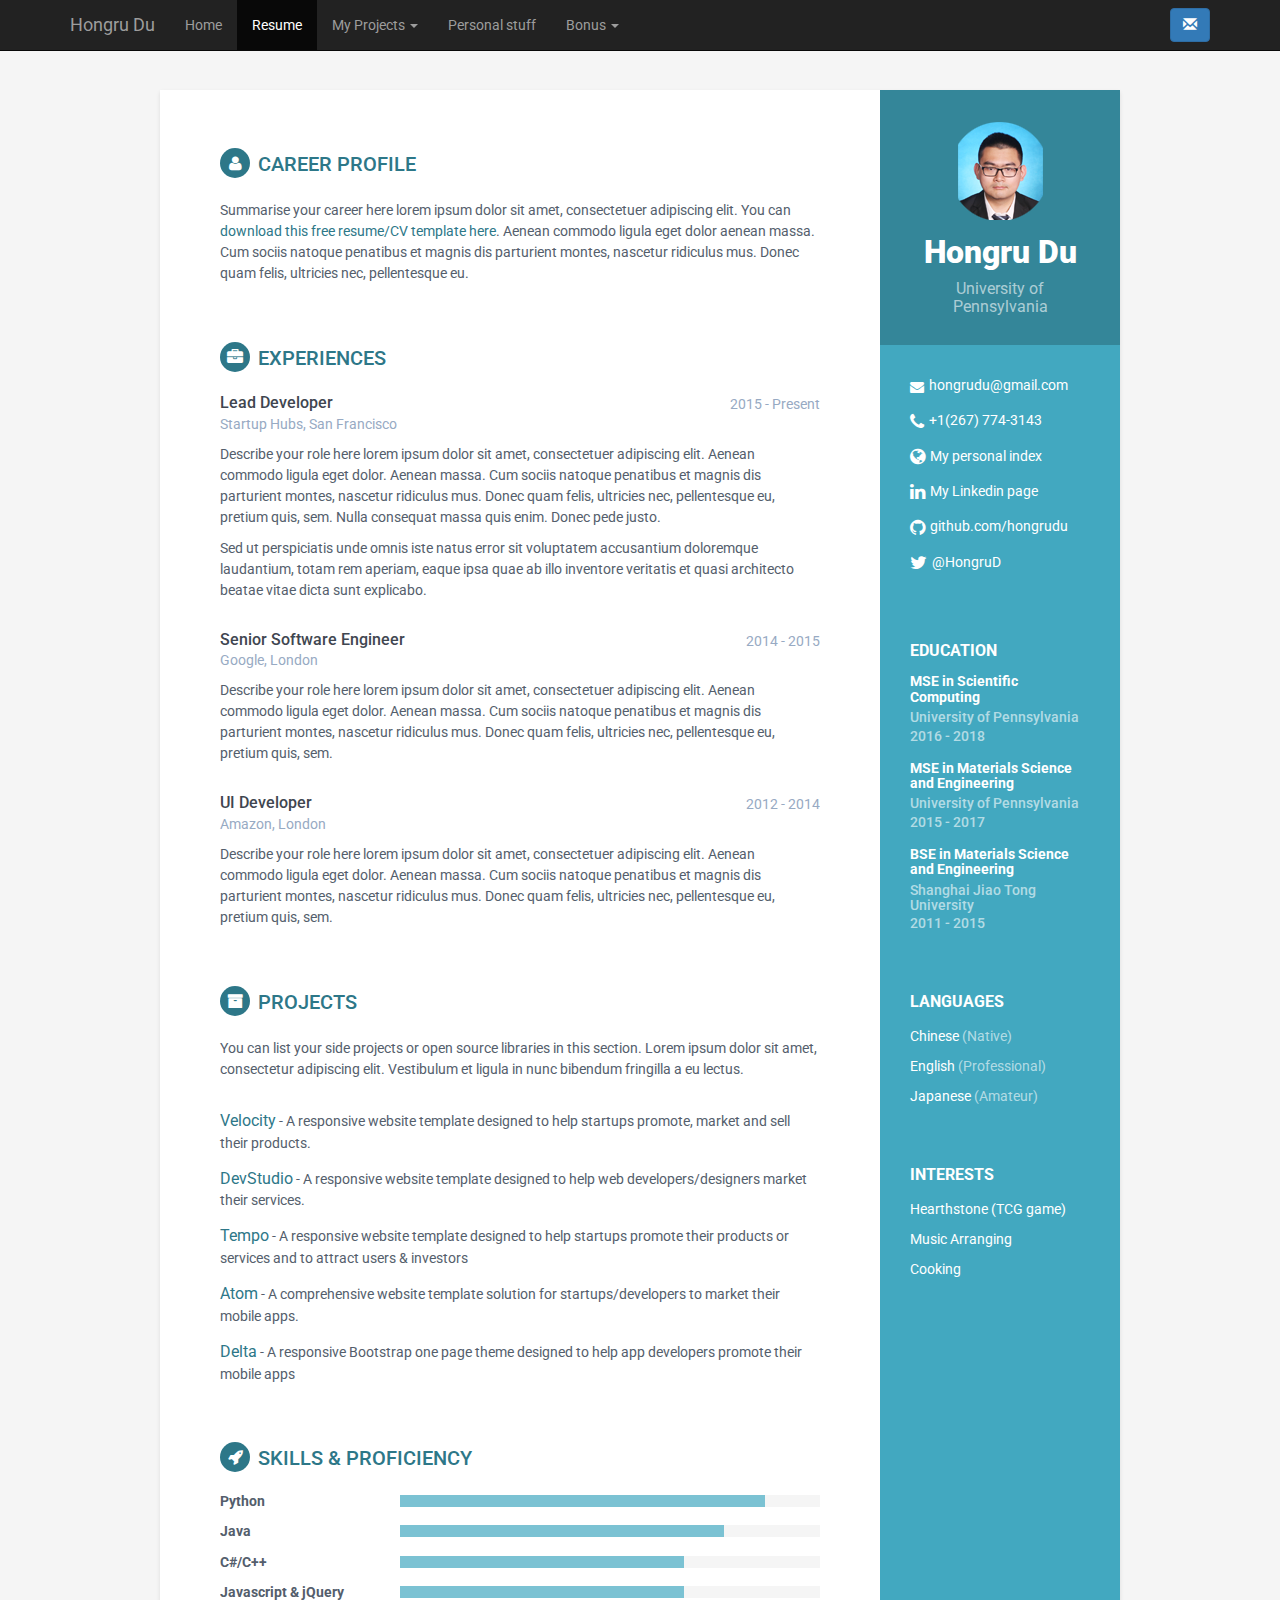
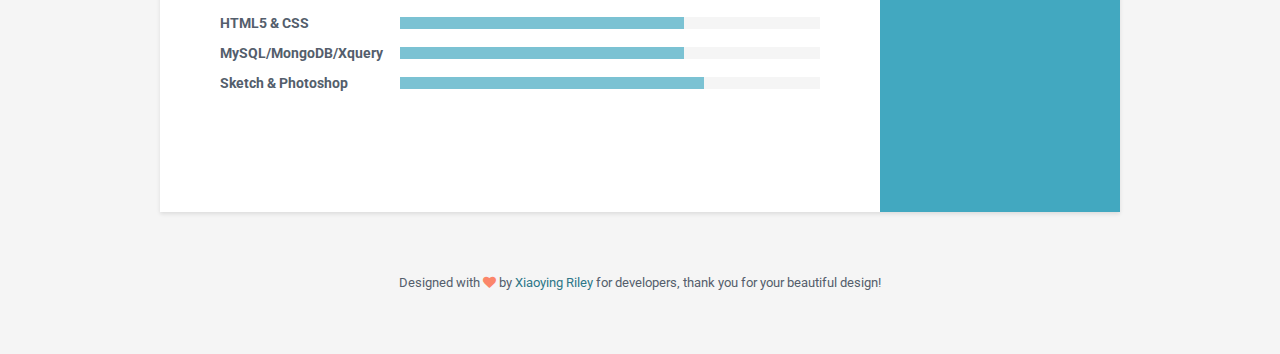
<file: hongruDu_resume.html>
<!DOCTYPE html>
<!--[if IE 8]> <html lang="en" class="ie8"> <![endif]-->  
<!--[if IE 9]> <html lang="en" class="ie9"> <![endif]-->  
<!--[if !IE]><!--> <html lang="en"> <!--<![endif]-->  
<head>
    <title>Hongru Du's Resume</title>
    <!-- Meta -->
    <meta charset="utf-8">
    <meta http-equiv="X-UA-Compatible" content="IE=edge">
    <meta name="viewport" content="width=device-width, initial-scale=1.0">
    <meta name="description" content="Responsive HTML5 Resume/CV Template for Developers">
    <meta name="author" content="Xiaoying Riley at 3rd Wave Media">    
    <link rel="icon" href="images/duck.png" type="image/png" sizes="16x16">
    <link href='https://fonts.googleapis.com/css?family=Roboto:400,500,400italic,300italic,300,500italic,700,700italic,900,900italic' rel='stylesheet' type='text/css'>
    <!-- Global CSS -->
    <link rel="stylesheet" href="assets/plugins/bootstrap/css/bootstrap.min.css">   
    <!-- Plugins CSS -->
    <link rel="stylesheet" href="assets/plugins/font-awesome/css/font-awesome.css">
    
    <!-- Theme CSS -->  
    <link id="theme-style" rel="stylesheet" href="assets/css/styles.css">
    <!-- HTML5 shim and Respond.js for IE8 support of HTML5 elements and media queries -->
    <!--[if lt IE 9]>
      <script src="https://oss.maxcdn.com/html5shiv/3.7.2/html5shiv.min.js"></script>
      <script src="https://oss.maxcdn.com/respond/1.4.2/respond.min.js"></script>
    <![endif]-->
</head> 

<body>
    <nav class="navbar navbar-inverse navbar-fixed-top">
      <div class="container">
        <div class="navbar-header">
          <button type="button" class="navbar-toggle collapsed" data-toggle="collapse" data-target="#navbar" aria-expanded="false" aria-controls="navbar">
            <span class="sr-only">Toggle navigation</span>
            <span class="icon-bar"></span>
            <span class="icon-bar"></span>
            <span class="icon-bar"></span>
          </button>
          <a class="navbar-brand" href="index.html">Hongru Du</a>
          
        </div>

        <div id="navbar" class="navbar-collapse collapse">
          <ul class="nav navbar-nav">
            <li><a href="index.html">Home</a></li>
            <li class="active"><a href="hongruDu_resume.html">Resume</a></li>
            <li class="dropdown">
              <a class="dropdown-toggle" data-toggle="dropdown" href="#">My Projects
              <span class="caret"></span></a>
              <ul class="dropdown-menu">
                <li><a href="#">High Entropy Alloy simulation</a></li>
                <li><a href="project2.html">PennCloud Service</a></li>
                <li><a class="disabled" href="#">Coming Soon...</a></li>
              </ul>
            </li>
            <li><a href="#">Personal stuff</a></li>
            <li class="dropdown">
              <a class="dropdown-toggle" data-toggle="dropdown" href="#">Bonus
              <span class="caret"></span></a>
              <ul class="dropdown-menu">
                <li><a href="#">Soul drawer Gru</a></li>
                <li><a href="#">A Capella director Dave</a></li>
                <li><a href="#">Coming Soon...</a></li>
              </ul>
            </li>
            <li><a href="#"></a></li>
            <li><a href="#"></a></li>
          </ul>
          <div class="navbar-form navbar-right">
            <!-- <div class="form-group">
              <input type="text" placeholder="Email" class="form-control">
            </div>
            <div class="form-group">
              <input type="password" placeholder="Password" class="form-control">
            </div> -->
            <a href="mailto:hongrudu@gmail.com" class="btn btn-primary"><span class="glyphicon glyphicon-envelope"></span></a>

          </div>
        </div><!--/.navbar-collapse -->
      </div>
    </nav>

    <br><br><br>

    <div class="wrapper">
        <div class="sidebar-wrapper">
            <div class="profile-container">
                <img class="profile" src="assets/images/profile.png" alt="" />
                <h1 class="name">Hongru Du</h1>
                <h3 class="tagline">University of Pennsylvania</h3>
            </div><!--//profile-container-->
            
            <div class="contact-container container-block">
                <ul class="list-unstyled contact-list">
                    <li class="email"><i class="fa fa-envelope"></i><a href="mailto: hongrudu@gmail.com">hongrudu@gmail.com</a></li>
                    <li class="phone"><i class="fa fa-phone"></i><a href="tel:+1 2677743143">+1(267) 774-3143</a></li>
                    <li class="website"><i class="fa fa-globe"></i><a href="https://hongrudu.github.io" target="_blank">My personal index</a></li>
                    <li class="linkedin"><i class="fa fa-linkedin"></i><a href="https://www.linkedin.com/in/hongru-du-31557299/" target="_blank">My Linkedin page</a></li>
                    <li class="github"><i class="fa fa-github"></i><a href="https://github.com/hongrudu" target="_blank">github.com/hongrudu</a></li>
                    <li class="twitter"><i class="fa fa-twitter"></i><a href="https://twitter.com/HongruD" target="_blank">@HongruD</a></li>
                </ul>
            </div><!--//contact-container-->
            <div class="education-container container-block">
                <h2 class="container-block-title">Education</h2>
                <div class="item">
                    <h4 class="degree">MSE in Scientific Computing</h4>
                    <h5 class="meta">University of Pennsylvania</h5>
                    <div class="time">2016 - 2018</div>
                </div><!--//item-->
                <div class="item">
                    <h4 class="degree">MSE in Materials Science and Engineering</h4>
                    <h5 class="meta">University of Pennsylvania</h5>
                    <div class="time">2015 - 2017</div>
                </div><!--//item-->
                <div class="item">
                    <h4 class="degree">BSE in Materials Science and Engineering</h4>
                    <h5 class="meta">Shanghai Jiao Tong University</h5>
                    <div class="time">2011 - 2015</div>
                </div><!--//item-->
            </div><!--//education-container-->
            
            <div class="languages-container container-block">
                <h2 class="container-block-title">Languages</h2>
                <ul class="list-unstyled interests-list">
                    <li>Chinese <span class="lang-desc">(Native)</span></li>
                    <li>English <span class="lang-desc">(Professional)</span></li>
                    <li>Japanese <span class="lang-desc">(Amateur)</span></li>
                </ul>
            </div><!--//interests-->
            
            <div class="interests-container container-block">
                <h2 class="container-block-title">Interests</h2>
                <ul class="list-unstyled interests-list">
                    <li>Hearthstone (TCG game)</li>
                    <li>Music Arranging</li>
                    <li>Cooking</li>
                </ul>
            </div><!--//interests-->
            
        </div><!--//sidebar-wrapper-->
        
        <div class="main-wrapper">
            
            <section class="section summary-section">
                <h2 class="section-title"><i class="fa fa-user"></i>Career Profile</h2>
                <div class="summary">
                    <p>Summarise your career here lorem ipsum dolor sit amet, consectetuer adipiscing elit. You can <a href="http://themes.3rdwavemedia.com/website-templates/orbit-free-resume-cv-template-for-developers/" target="_blank">download this free resume/CV template here</a>. Aenean commodo ligula eget dolor aenean massa. Cum sociis natoque penatibus et magnis dis parturient montes, nascetur ridiculus mus. Donec quam felis, ultricies nec, pellentesque eu.</p>
                </div><!--//summary-->
            </section><!--//section-->
            
            <section class="section experiences-section">
                <h2 class="section-title"><i class="fa fa-briefcase"></i>Experiences</h2>
                
                <div class="item">
                    <div class="meta">
                        <div class="upper-row">
                            <h3 class="job-title">Lead Developer</h3>
                            <div class="time">2015 - Present</div>
                        </div><!--//upper-row-->
                        <div class="company">Startup Hubs, San Francisco</div>
                    </div><!--//meta-->
                    <div class="details">
                        <p>Describe your role here lorem ipsum dolor sit amet, consectetuer adipiscing elit. Aenean commodo ligula eget dolor. Aenean massa. Cum sociis natoque penatibus et magnis dis parturient montes, nascetur ridiculus mus. Donec quam felis, ultricies nec, pellentesque eu, pretium quis, sem. Nulla consequat massa quis enim. Donec pede justo.</p>  
                        <p>Sed ut perspiciatis unde omnis iste natus error sit voluptatem accusantium doloremque laudantium, totam rem aperiam, eaque ipsa quae ab illo inventore veritatis et quasi architecto beatae vitae dicta sunt explicabo. </p>
                    </div><!--//details-->
                </div><!--//item-->
                
                <div class="item">
                    <div class="meta">
                        <div class="upper-row">
                            <h3 class="job-title">Senior Software Engineer</h3>
                            <div class="time">2014 - 2015</div>
                        </div><!--//upper-row-->
                        <div class="company">Google, London</div>
                    </div><!--//meta-->
                    <div class="details">
                        <p>Describe your role here lorem ipsum dolor sit amet, consectetuer adipiscing elit. Aenean commodo ligula eget dolor. Aenean massa. Cum sociis natoque penatibus et magnis dis parturient montes, nascetur ridiculus mus. Donec quam felis, ultricies nec, pellentesque eu, pretium quis, sem.</p>  
                        
                    </div><!--//details-->
                </div><!--//item-->
                
                <div class="item">
                    <div class="meta">
                        <div class="upper-row">
                            <h3 class="job-title">UI Developer</h3>
                            <div class="time">2012 - 2014</div>
                        </div><!--//upper-row-->
                        <div class="company">Amazon, London</div>
                    </div><!--//meta-->
                    <div class="details">
                        <p>Describe your role here lorem ipsum dolor sit amet, consectetuer adipiscing elit. Aenean commodo ligula eget dolor. Aenean massa. Cum sociis natoque penatibus et magnis dis parturient montes, nascetur ridiculus mus. Donec quam felis, ultricies nec, pellentesque eu, pretium quis, sem.</p>  
                    </div><!--//details-->
                </div><!--//item-->
                
            </section><!--//section-->
            
            <section class="section projects-section">
                <h2 class="section-title"><i class="fa fa-archive"></i>Projects</h2>
                <div class="intro">
                    <p>You can list your side projects or open source libraries in this section. Lorem ipsum dolor sit amet, consectetur adipiscing elit. Vestibulum et ligula in nunc bibendum fringilla a eu lectus.</p>
                </div><!--//intro-->
                <div class="item">
                    <span class="project-title"><a href="#hook">Velocity</a></span> - <span class="project-tagline">A responsive website template designed to help startups promote, market and sell their products.</span>
                    
                </div><!--//item-->
                <div class="item">
                    <span class="project-title"><a href="http://themes.3rdwavemedia.com/website-templates/responsive-bootstrap-theme-web-development-agencies-devstudio/" target="_blank">DevStudio</a></span> - 
                    <span class="project-tagline">A responsive website template designed to help web developers/designers market their services. </span>
                </div><!--//item-->
                <div class="item">
                    <span class="project-title"><a href="http://themes.3rdwavemedia.com/website-templates/responsive-bootstrap-theme-for-startups-tempo/" target="_blank">Tempo</a></span> - <span class="project-tagline">A responsive website template designed to help startups promote their products or services and to attract users &amp; investors</span>
                </div><!--//item-->
                <div class="item">
                    <span class="project-title"><a href="hhttp://themes.3rdwavemedia.com/website-templates/responsive-bootstrap-theme-mobile-apps-atom/" target="_blank">Atom</a></span> - <span class="project-tagline">A comprehensive website template solution for startups/developers to market their mobile apps. </span>
                </div><!--//item-->
                <div class="item">
                    <span class="project-title"><a href="http://themes.3rdwavemedia.com/website-templates/responsive-bootstrap-theme-for-mobile-apps-delta/" target="_blank">Delta</a></span> - <span class="project-tagline">A responsive Bootstrap one page theme designed to help app developers promote their mobile apps</span>
                </div><!--//item-->
            </section><!--//section-->
            
            <section class="skills-section section">
                <h2 class="section-title"><i class="fa fa-rocket"></i>Skills &amp; Proficiency</h2>
                <div class="skillset">        
                    <div class="item">
                        <h3 class="level-title">Python</h3>
                        <div class="level-bar">
                            <div class="level-bar-inner" data-level="90%">
                            </div>                                      
                        </div><!--//level-bar-->                                 
                    </div><!--//item-->

                    <div class="item">
                        <h3 class="level-title">Java</h3>
                        <div class="level-bar">
                            <div class="level-bar-inner" data-level="80%">
                            </div>                                      
                        </div><!--//level-bar-->                                 
                    </div><!--//item-->
                    
                    <div class="item">
                        <h3 class="level-title">C#/C++</h3>
                        <div class="level-bar">
                            <div class="level-bar-inner" data-level="70%">
                            </div>                                      
                        </div><!--//level-bar-->                                 
                    </div><!--//item-->

                    <div class="item">
                        <h3 class="level-title">Javascript &amp; jQuery</h3>
                        <div class="level-bar">
                            <div class="level-bar-inner" data-level="70%">
                            </div>                                      
                        </div><!--//level-bar-->                                 
                    </div><!--//item-->
                    
                    <div class="item">
                        <h3 class="level-title">HTML5 &amp; CSS</h3>
                        <div class="level-bar">
                            <div class="level-bar-inner" data-level="70%">
                            </div>                                      
                        </div><!--//level-bar-->                                 
                    </div><!--//item-->

                    <div class="item">
                        <h3 class="level-title">MySQL/MongoDB/Xquery</h3>
                        <div class="level-bar">
                            <div class="level-bar-inner" data-level="70%">
                            </div>                                      
                        </div><!--//level-bar-->                                 
                    </div><!--//item-->
                    
                    <div class="item">
                        <h3 class="level-title">Sketch &amp; Photoshop</h3>
                        <div class="level-bar">
                            <div class="level-bar-inner" data-level="75%">
                            </div>                                      
                        </div><!--//level-bar-->                                 
                    </div><!--//item-->
                    
                </div>  
            </section><!--//skills-section-->
            
        </div><!--//main-body-->
    </div>
 
    <footer class="footer">
        <div class="text-center">
                <!--/* This template is released under the Creative Commons Attribution 3.0 License. Please keep the attribution link below when using for your own project. Thank you for your support. :) If you'd like to use the template without the attribution, you can check out other license options via our website: themes.3rdwavemedia.com */-->
                <small class="copyright">Designed with <i class="fa fa-heart"></i> by <a href="http://themes.3rdwavemedia.com" target="_blank">Xiaoying Riley</a> for developers, thank you for your beautiful design!</small>
        </div><!--//container-->
    </footer><!--//footer-->
 
    <!-- Javascript -->          
    <script type="text/javascript" src="assets/plugins/jquery-1.11.3.min.js"></script>
    <script type="text/javascript" src="assets/plugins/bootstrap/js/bootstrap.min.js"></script>    
    <!-- custom js -->
    <script type="text/javascript" src="assets/js/main.js"></script>    
    <script src="https://ajax.googleapis.com/ajax/libs/jquery/1.12.4/jquery.min.js"></script>
    <script>window.jQuery || document.write('<script src="stylesheets/bootstrap-3.3.7-dist/js/jquery-3.2.1.min.js"><\/script>')</script>
    
</body>
</html>
</file>
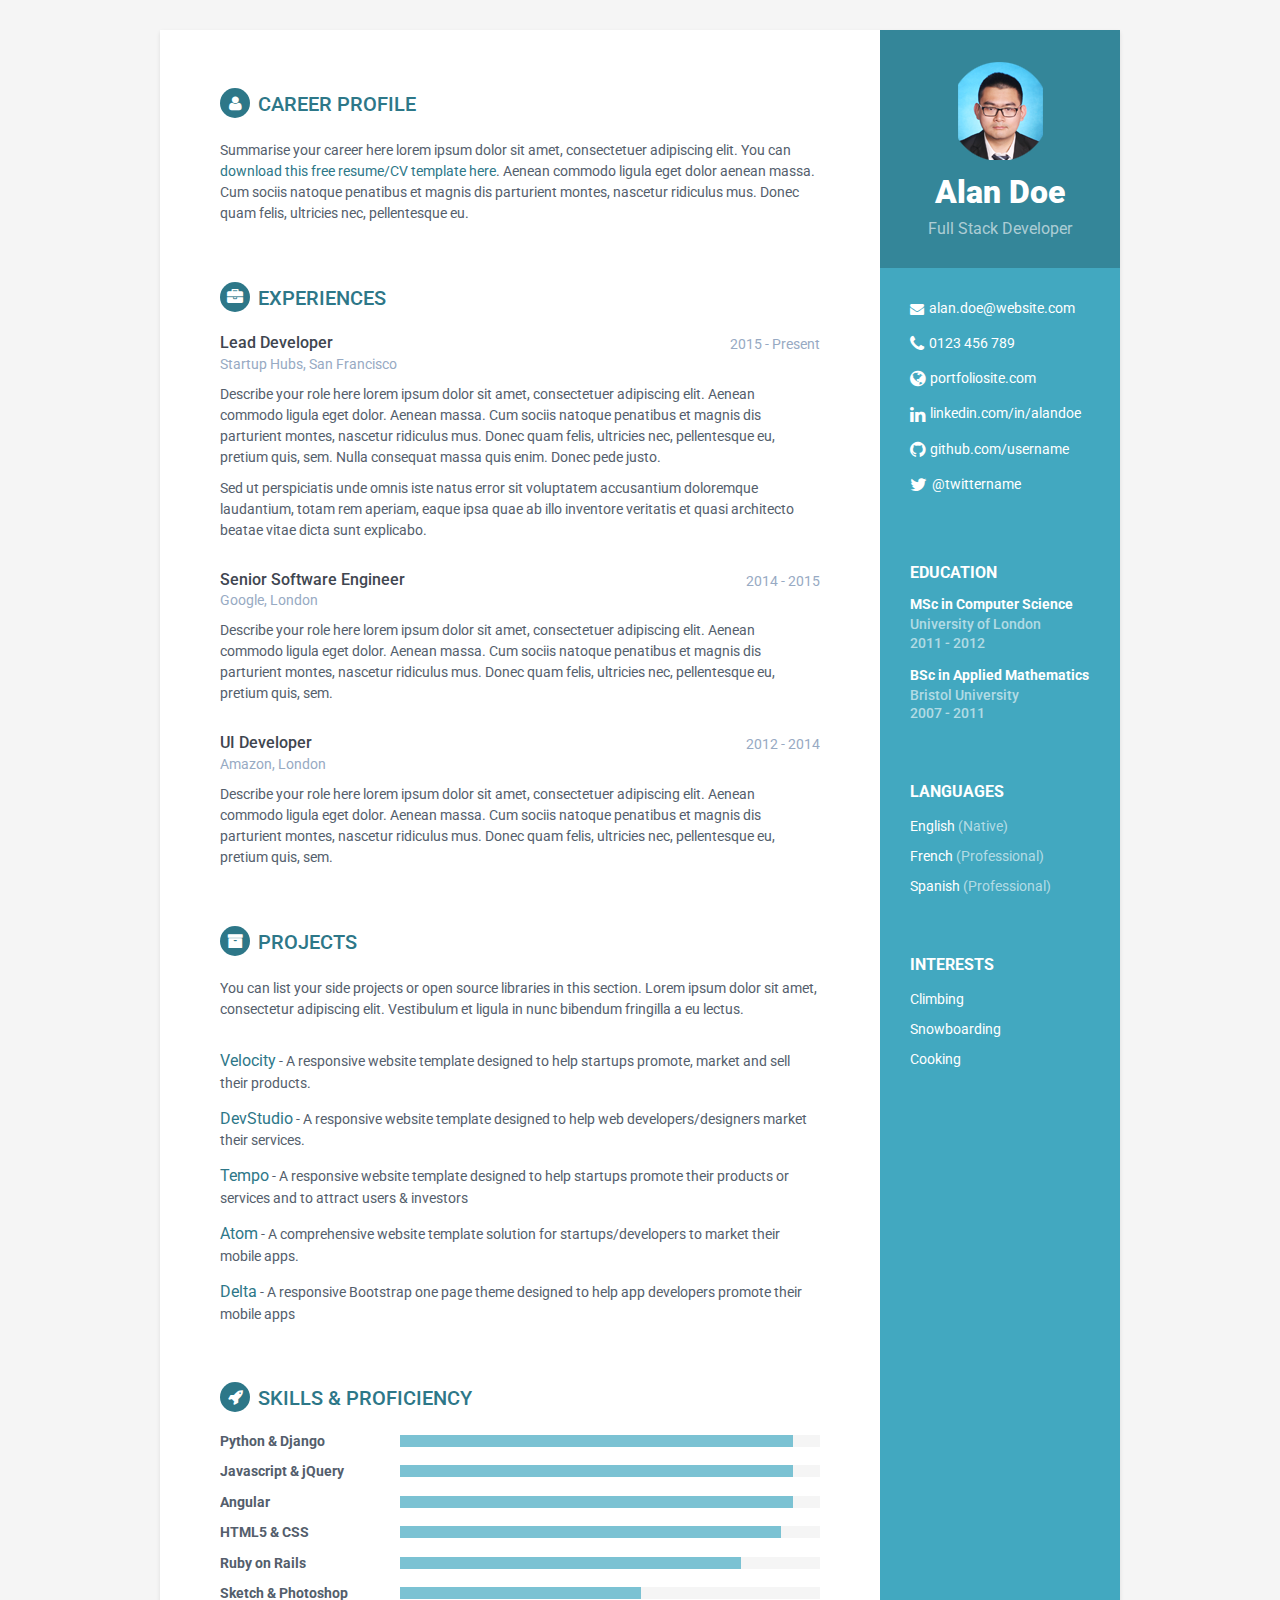
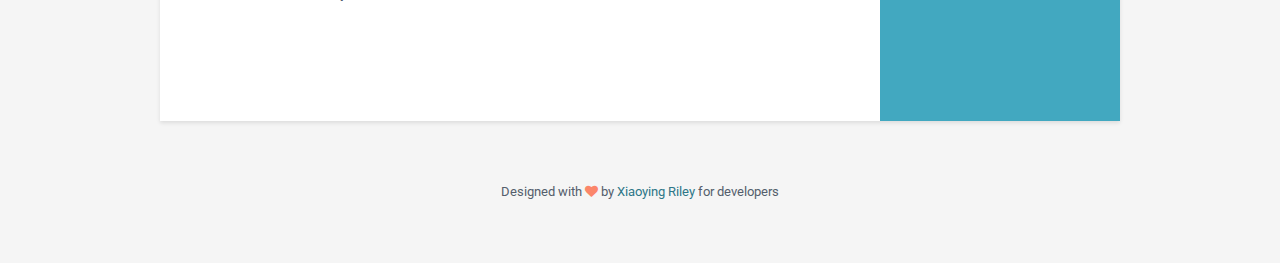
<file: resume.html>
<!DOCTYPE html>
<!--[if IE 8]> <html lang="en" class="ie8"> <![endif]-->  
<!--[if IE 9]> <html lang="en" class="ie9"> <![endif]-->  
<!--[if !IE]><!--> <html lang="en"> <!--<![endif]-->  
<head>
    <title>Responsive Resume/CV Template for Developers</title>
    <!-- Meta -->
    <meta charset="utf-8">
    <meta http-equiv="X-UA-Compatible" content="IE=edge">
    <meta name="viewport" content="width=device-width, initial-scale=1.0">
    <meta name="description" content="Responsive HTML5 Resume/CV Template for Developers">
    <meta name="author" content="Xiaoying Riley at 3rd Wave Media">    
    <link rel="shortcut icon" href="favicon.ico">  
    <link href='https://fonts.googleapis.com/css?family=Roboto:400,500,400italic,300italic,300,500italic,700,700italic,900,900italic' rel='stylesheet' type='text/css'>
    <!-- Global CSS -->
    <link rel="stylesheet" href="assets/plugins/bootstrap/css/bootstrap.min.css">   
    <!-- Plugins CSS -->
    <link rel="stylesheet" href="assets/plugins/font-awesome/css/font-awesome.css">
    
    <!-- Theme CSS -->  
    <link id="theme-style" rel="stylesheet" href="assets/css/styles.css">
    <!-- HTML5 shim and Respond.js for IE8 support of HTML5 elements and media queries -->
    <!--[if lt IE 9]>
      <script src="https://oss.maxcdn.com/html5shiv/3.7.2/html5shiv.min.js"></script>
      <script src="https://oss.maxcdn.com/respond/1.4.2/respond.min.js"></script>
    <![endif]-->
</head> 

<body>
    <div class="wrapper">
        <div class="sidebar-wrapper">
            <div class="profile-container">
                <img class="profile" src="assets/images/profile.png" alt="" />
                <h1 class="name">Alan Doe</h1>
                <h3 class="tagline">Full Stack Developer</h3>
            </div><!--//profile-container-->
            
            <div class="contact-container container-block">
                <ul class="list-unstyled contact-list">
                    <li class="email"><i class="fa fa-envelope"></i><a href="mailto: yourname@email.com">alan.doe@website.com</a></li>
                    <li class="phone"><i class="fa fa-phone"></i><a href="tel:0123 456 789">0123 456 789</a></li>
                    <li class="website"><i class="fa fa-globe"></i><a href="http://themes.3rdwavemedia.com/website-templates/free-responsive-website-template-for-developers/" target="_blank">portfoliosite.com</a></li>
                    <li class="linkedin"><i class="fa fa-linkedin"></i><a href="#" target="_blank">linkedin.com/in/alandoe</a></li>
                    <li class="github"><i class="fa fa-github"></i><a href="#" target="_blank">github.com/username</a></li>
                    <li class="twitter"><i class="fa fa-twitter"></i><a href="https://twitter.com/3rdwave_themes" target="_blank">@twittername</a></li>
                </ul>
            </div><!--//contact-container-->
            <div class="education-container container-block">
                <h2 class="container-block-title">Education</h2>
                <div class="item">
                    <h4 class="degree">MSc in Computer Science</h4>
                    <h5 class="meta">University of London</h5>
                    <div class="time">2011 - 2012</div>
                </div><!--//item-->
                <div class="item">
                    <h4 class="degree">BSc in Applied Mathematics</h4>
                    <h5 class="meta">Bristol University</h5>
                    <div class="time">2007 - 2011</div>
                </div><!--//item-->
            </div><!--//education-container-->
            
            <div class="languages-container container-block">
                <h2 class="container-block-title">Languages</h2>
                <ul class="list-unstyled interests-list">
                    <li>English <span class="lang-desc">(Native)</span></li>
                    <li>French <span class="lang-desc">(Professional)</span></li>
                    <li>Spanish <span class="lang-desc">(Professional)</span></li>
                </ul>
            </div><!--//interests-->
            
            <div class="interests-container container-block">
                <h2 class="container-block-title">Interests</h2>
                <ul class="list-unstyled interests-list">
                    <li>Climbing</li>
                    <li>Snowboarding</li>
                    <li>Cooking</li>
                </ul>
            </div><!--//interests-->
            
        </div><!--//sidebar-wrapper-->
        
        <div class="main-wrapper">
            
            <section class="section summary-section">
                <h2 class="section-title"><i class="fa fa-user"></i>Career Profile</h2>
                <div class="summary">
                    <p>Summarise your career here lorem ipsum dolor sit amet, consectetuer adipiscing elit. You can <a href="http://themes.3rdwavemedia.com/website-templates/orbit-free-resume-cv-template-for-developers/" target="_blank">download this free resume/CV template here</a>. Aenean commodo ligula eget dolor aenean massa. Cum sociis natoque penatibus et magnis dis parturient montes, nascetur ridiculus mus. Donec quam felis, ultricies nec, pellentesque eu.</p>
                </div><!--//summary-->
            </section><!--//section-->
            
            <section class="section experiences-section">
                <h2 class="section-title"><i class="fa fa-briefcase"></i>Experiences</h2>
                
                <div class="item">
                    <div class="meta">
                        <div class="upper-row">
                            <h3 class="job-title">Lead Developer</h3>
                            <div class="time">2015 - Present</div>
                        </div><!--//upper-row-->
                        <div class="company">Startup Hubs, San Francisco</div>
                    </div><!--//meta-->
                    <div class="details">
                        <p>Describe your role here lorem ipsum dolor sit amet, consectetuer adipiscing elit. Aenean commodo ligula eget dolor. Aenean massa. Cum sociis natoque penatibus et magnis dis parturient montes, nascetur ridiculus mus. Donec quam felis, ultricies nec, pellentesque eu, pretium quis, sem. Nulla consequat massa quis enim. Donec pede justo.</p>  
                        <p>Sed ut perspiciatis unde omnis iste natus error sit voluptatem accusantium doloremque laudantium, totam rem aperiam, eaque ipsa quae ab illo inventore veritatis et quasi architecto beatae vitae dicta sunt explicabo. </p>
                    </div><!--//details-->
                </div><!--//item-->
                
                <div class="item">
                    <div class="meta">
                        <div class="upper-row">
                            <h3 class="job-title">Senior Software Engineer</h3>
                            <div class="time">2014 - 2015</div>
                        </div><!--//upper-row-->
                        <div class="company">Google, London</div>
                    </div><!--//meta-->
                    <div class="details">
                        <p>Describe your role here lorem ipsum dolor sit amet, consectetuer adipiscing elit. Aenean commodo ligula eget dolor. Aenean massa. Cum sociis natoque penatibus et magnis dis parturient montes, nascetur ridiculus mus. Donec quam felis, ultricies nec, pellentesque eu, pretium quis, sem.</p>  
                        
                    </div><!--//details-->
                </div><!--//item-->
                
                <div class="item">
                    <div class="meta">
                        <div class="upper-row">
                            <h3 class="job-title">UI Developer</h3>
                            <div class="time">2012 - 2014</div>
                        </div><!--//upper-row-->
                        <div class="company">Amazon, London</div>
                    </div><!--//meta-->
                    <div class="details">
                        <p>Describe your role here lorem ipsum dolor sit amet, consectetuer adipiscing elit. Aenean commodo ligula eget dolor. Aenean massa. Cum sociis natoque penatibus et magnis dis parturient montes, nascetur ridiculus mus. Donec quam felis, ultricies nec, pellentesque eu, pretium quis, sem.</p>  
                    </div><!--//details-->
                </div><!--//item-->
                
            </section><!--//section-->
            
            <section class="section projects-section">
                <h2 class="section-title"><i class="fa fa-archive"></i>Projects</h2>
                <div class="intro">
                    <p>You can list your side projects or open source libraries in this section. Lorem ipsum dolor sit amet, consectetur adipiscing elit. Vestibulum et ligula in nunc bibendum fringilla a eu lectus.</p>
                </div><!--//intro-->
                <div class="item">
                    <span class="project-title"><a href="#hook">Velocity</a></span> - <span class="project-tagline">A responsive website template designed to help startups promote, market and sell their products.</span>
                    
                </div><!--//item-->
                <div class="item">
                    <span class="project-title"><a href="http://themes.3rdwavemedia.com/website-templates/responsive-bootstrap-theme-web-development-agencies-devstudio/" target="_blank">DevStudio</a></span> - 
                    <span class="project-tagline">A responsive website template designed to help web developers/designers market their services. </span>
                </div><!--//item-->
                <div class="item">
                    <span class="project-title"><a href="http://themes.3rdwavemedia.com/website-templates/responsive-bootstrap-theme-for-startups-tempo/" target="_blank">Tempo</a></span> - <span class="project-tagline">A responsive website template designed to help startups promote their products or services and to attract users &amp; investors</span>
                </div><!--//item-->
                <div class="item">
                    <span class="project-title"><a href="hhttp://themes.3rdwavemedia.com/website-templates/responsive-bootstrap-theme-mobile-apps-atom/" target="_blank">Atom</a></span> - <span class="project-tagline">A comprehensive website template solution for startups/developers to market their mobile apps. </span>
                </div><!--//item-->
                <div class="item">
                    <span class="project-title"><a href="http://themes.3rdwavemedia.com/website-templates/responsive-bootstrap-theme-for-mobile-apps-delta/" target="_blank">Delta</a></span> - <span class="project-tagline">A responsive Bootstrap one page theme designed to help app developers promote their mobile apps</span>
                </div><!--//item-->
            </section><!--//section-->
            
            <section class="skills-section section">
                <h2 class="section-title"><i class="fa fa-rocket"></i>Skills &amp; Proficiency</h2>
                <div class="skillset">        
                    <div class="item">
                        <h3 class="level-title">Python &amp; Django</h3>
                        <div class="level-bar">
                            <div class="level-bar-inner" data-level="98%">
                            </div>                                      
                        </div><!--//level-bar-->                                 
                    </div><!--//item-->
                    
                    <div class="item">
                        <h3 class="level-title">Javascript &amp; jQuery</h3>
                        <div class="level-bar">
                            <div class="level-bar-inner" data-level="98%">
                            </div>                                      
                        </div><!--//level-bar-->                                 
                    </div><!--//item-->
                    
                    <div class="item">
                        <h3 class="level-title">Angular</h3>
                        <div class="level-bar">
                            <div class="level-bar-inner" data-level="98%">
                            </div>                                      
                        </div><!--//level-bar-->                                 
                    </div><!--//item-->
                    
                    <div class="item">
                        <h3 class="level-title">HTML5 &amp; CSS</h3>
                        <div class="level-bar">
                            <div class="level-bar-inner" data-level="95%">
                            </div>                                      
                        </div><!--//level-bar-->                                 
                    </div><!--//item-->
                    
                    <div class="item">
                        <h3 class="level-title">Ruby on Rails</h3>
                        <div class="level-bar">
                            <div class="level-bar-inner" data-level="85%">
                            </div>                                      
                        </div><!--//level-bar-->                                 
                    </div><!--//item-->
                    
                    <div class="item">
                        <h3 class="level-title">Sketch &amp; Photoshop</h3>
                        <div class="level-bar">
                            <div class="level-bar-inner" data-level="60%">
                            </div>                                      
                        </div><!--//level-bar-->                                 
                    </div><!--//item-->
                    
                </div>  
            </section><!--//skills-section-->
            
        </div><!--//main-body-->
    </div>
 
    <footer class="footer">
        <div class="text-center">
                <!--/* This template is released under the Creative Commons Attribution 3.0 License. Please keep the attribution link below when using for your own project. Thank you for your support. :) If you'd like to use the template without the attribution, you can check out other license options via our website: themes.3rdwavemedia.com */-->
                <small class="copyright">Designed with <i class="fa fa-heart"></i> by <a href="http://themes.3rdwavemedia.com" target="_blank">Xiaoying Riley</a> for developers</small>
        </div><!--//container-->
    </footer><!--//footer-->
 
    <!-- Javascript -->          
    <script type="text/javascript" src="assets/plugins/jquery-1.11.3.min.js"></script>
    <script type="text/javascript" src="assets/plugins/bootstrap/js/bootstrap.min.js"></script>    
    <!-- custom js -->
    <script type="text/javascript" src="assets/js/main.js"></script>            
</body>
</html>
</file>
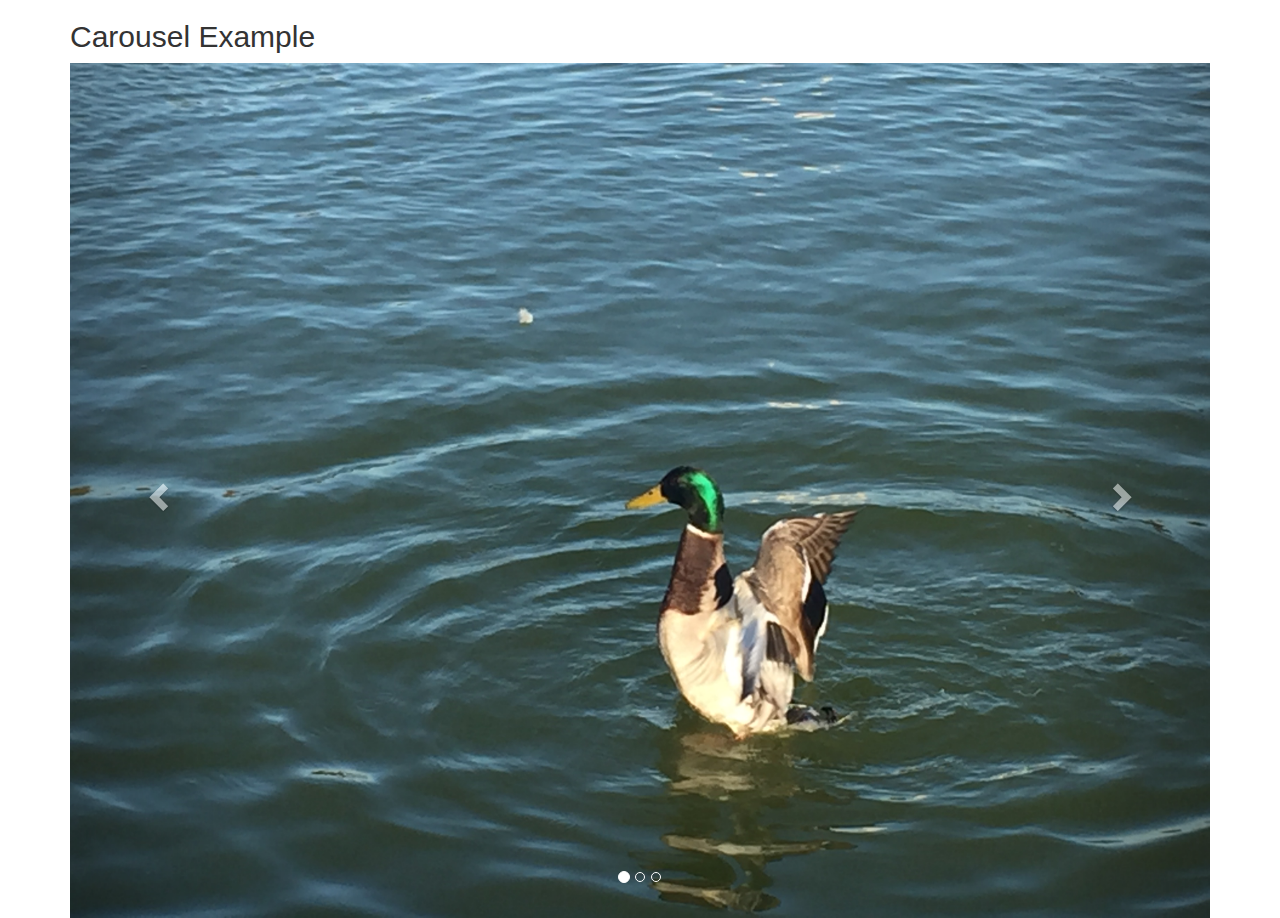
<file: test.html>
<!DOCTYPE html>
<html lang="en">
<head>
  <title>Bootstrap Example</title>
  <meta charset="utf-8">
  <meta name="viewport" content="width=device-width, initial-scale=1">
  <link rel="stylesheet" href="https://maxcdn.bootstrapcdn.com/bootstrap/3.3.7/css/bootstrap.min.css">
  <script src="https://ajax.googleapis.com/ajax/libs/jquery/3.2.1/jquery.min.js"></script>
  <script src="https://maxcdn.bootstrapcdn.com/bootstrap/3.3.7/js/bootstrap.min.js"></script>
</head>
<body>

<div class="container">
  <h2>Carousel Example</h2>  
  <div id="myCarousel" class="carousel slide" data-ride="carousel">
    <!-- Indicators -->
    <ol class="carousel-indicators">
      <li data-target="#myCarousel" data-slide-to="0" class="active"></li>
      <li data-target="#myCarousel" data-slide-to="1"></li>
      <li data-target="#myCarousel" data-slide-to="2"></li>
    </ol>

    <!-- Wrapper for slides -->
    <div class="carousel-inner">
      <div class="item active">
        <img src="images/IMG_3659.JPG" alt="Los Angeles" style="width:100%;">
      </div>

      <div class="item">
        <img src="images/IMG_3659.JPG" alt="Chicago" style="width:100%;">
      </div>
    
      <div class="item">
        <img src="images/IMG_3659.JPG" alt="New york" style="width:100%;">
      </div>
    </div>

    <!-- Left and right controls -->
    <a class="left carousel-control" href="#myCarousel" data-slide="prev">
      <span class="glyphicon glyphicon-chevron-left"></span>
      <span class="sr-only">Previous</span>
    </a>
    <a class="right carousel-control" href="#myCarousel" data-slide="next">
      <span class="glyphicon glyphicon-chevron-right"></span>
      <span class="sr-only">Next</span>
    </a>
  </div>
</div>

</body>
</html>
</file>
<file: assets/css/styles.css>
/*   
 * Template Name: Orbit - Responsive Resume/CV Template for Developers
 * Version: 1.0
 * Author: Xiaoying Riley
 * Twitter: @3rdwave_themes
 * License: Creative Commons Attribution 3.0 License
 * Website: http://themes.3rdwavemedia.com/
*/
/* styles.css */
/* ======= Base ======= */
body {
  font-family: 'Roboto', sans-serif;
  color: #545E6C;
  background: #f5f5f5;
  font-size: 14px;
  padding: 30px;
  -webkit-font-smoothing: antialiased;
  -moz-osx-font-smoothing: grayscale;
}
h1,
h2,
h3,
h4,
h5,
h6 {
  font-weight: 700;
}
a {
  color: #2d7788;
  -webkit-transition: all 0.4s ease-in-out;
  -moz-transition: all 0.4s ease-in-out;
  -ms-transition: all 0.4s ease-in-out;
  -o-transition: all 0.4s ease-in-out;
}
a:hover {
  text-decoration: underline;
  color: #1a454f;
}
a:focus {
  text-decoration: none;
}
p {
  line-height: 1.5;
}
.wrapper {
  background: #42A8C0;
  max-width: 960px;
  margin: 0 auto;
  position: relative;
  -webkit-box-shadow: 0px 2px 4px rgba(0, 0, 0, 0.1);
  -moz-box-shadow: 0px 2px 4px rgba(0, 0, 0, 0.1);
  box-shadow: 0px 2px 4px rgba(0, 0, 0, 0.1);
}
.sidebar-wrapper {
  background: #42A8C0;
  position: absolute;
  right: 0;
  width: 240px;
  height: 100%;
  min-height: 800px;
  color: #fff;
}
.sidebar-wrapper a {
  color: #fff;
}
.sidebar-wrapper .profile-container {
  padding: 30px;
  background: rgba(0, 0, 0, 0.2);
  text-align: center;
  color: #fff;
}
.sidebar-wrapper .name {
  font-size: 32px;
  font-weight: 900;
  margin-top: 0;
  margin-bottom: 10px;
}
.sidebar-wrapper .tagline {
  color: rgba(255, 255, 255, 0.6);
  font-size: 16px;
  font-weight: 400;
  margin-top: 0;
  margin-bottom: 0;
}
.sidebar-wrapper .profile {
  margin-bottom: 15px;
}
.sidebar-wrapper .contact-list .fa {
  margin-right: 5px;
  font-size: 18px;
  vertical-align: middle;
}
.sidebar-wrapper .contact-list li {
  margin-bottom: 15px;
}
.sidebar-wrapper .contact-list li:last-child {
  margin-bottom: 0;
}
.sidebar-wrapper .contact-list .email .fa {
  font-size: 14px;
}
.sidebar-wrapper .container-block {
  padding: 30px;
}
.sidebar-wrapper .container-block-title {
  text-transform: uppercase;
  font-size: 16px;
  font-weight: 700;
  margin-top: 0;
  margin-bottom: 15px;
}
.sidebar-wrapper .degree {
  font-size: 14px;
  margin-top: 0;
  margin-bottom: 5px;
}
.sidebar-wrapper .education-container .item {
  margin-bottom: 15px;
}
.sidebar-wrapper .education-container .item:last-child {
  margin-bottom: 0;
}
.sidebar-wrapper .education-container .meta {
  color: rgba(255, 255, 255, 0.6);
  font-weight: 500;
  margin-bottom: 0px;
  margin-top: 0;
}
.sidebar-wrapper .education-container .time {
  color: rgba(255, 255, 255, 0.6);
  font-weight: 500;
  margin-bottom: 0px;
}
.sidebar-wrapper .languages-container .lang-desc {
  color: rgba(255, 255, 255, 0.6);
}
.sidebar-wrapper .languages-list {
  margin-bottom: 0;
}
.sidebar-wrapper .languages-list li {
  margin-bottom: 10px;
}
.sidebar-wrapper .languages-list li:last-child {
  margin-bottom: 0;
}
.sidebar-wrapper .interests-list {
  margin-bottom: 0;
}
.sidebar-wrapper .interests-list li {
  margin-bottom: 10px;
}
.sidebar-wrapper .interests-list li:last-child {
  margin-bottom: 0;
}
.main-wrapper {
  background: #fff;
  padding: 60px;
  padding-right: 300px;
}
.main-wrapper .section-title {
  text-transform: uppercase;
  font-size: 20px;
  font-weight: 500;
  color: #2d7788;
  position: relative;
  margin-top: 0;
  margin-bottom: 20px;
}
.main-wrapper .section-title .fa {
  width: 30px;
  height: 30px;
  margin-right: 8px;
  display: inline-block;
  color: #fff;
  -webkit-border-radius: 50%;
  -moz-border-radius: 50%;
  -ms-border-radius: 50%;
  -o-border-radius: 50%;
  border-radius: 50%;
  -moz-background-clip: padding;
  -webkit-background-clip: padding-box;
  background-clip: padding-box;
  background: #2d7788;
  text-align: center;
  padding-top: 8px;
  font-size: 16px;
  position: relative;
  top: -2px;
}
.main-wrapper .section {
  margin-bottom: 60px;
}
.main-wrapper .experiences-section .item {
  margin-bottom: 30px;
}
.main-wrapper .upper-row {
  position: relative;
  overflow: hidden;
  margin-bottom: 2px;
}
.main-wrapper .job-title {
  color: #3F4650;
  font-size: 16px;
  margin-top: 0;
  margin-bottom: 0;
  font-weight: 500;
}
.main-wrapper .time {
  position: absolute;
  right: 0;
  top: 0;
  color: #97AAC3;
}
.main-wrapper .company {
  margin-bottom: 10px;
  color: #97AAC3;
}
.main-wrapper .project-title {
  font-size: 16px;
  font-weight: 400;
  margin-top: 0;
  margin-bottom: 5px;
}
.main-wrapper .projects-section .intro {
  margin-bottom: 30px;
}
.main-wrapper .projects-section .item {
  margin-bottom: 15px;
}
.skillset .item {
  margin-bottom: 15px;
  overflow: hidden;
}
.skillset .level-title {
  font-size: 14px;
  margin-top: 0;
  margin-bottom: 12px;
}
.skillset .level-bar {
  height: 12px;
  background: #f5f5f5;
}
.skillset .level-bar-inner {
  height: 12px;
  background: #7bc2d3;
}
.footer {
  padding: 30px;
  padding-top: 60px;
}
.footer .copyright {
  line-height: 1.6;
  color: #545E6C;
  font-size: 13px;
}
.footer .fa-heart {
  color: #fb866a;
}
/* Extra small devices (phones, less than 768px) */
@media (max-width: 767px) {
  .sidebar-wrapper {
    position: static;
    width: inherit;
  }
  .main-wrapper {
    padding: 30px;
  }
  .main-wrapper .time {
    position: static;
    display: block;
    margin-top: 5px;
  }
  .main-wrapper .upper-row {
    margin-bottom: 0;
  }
}
/* Small devices (tablets, 768px and up) */
/* Medium devices (desktops, 992px and up) */
@media (min-width: 992px) {
  .skillset .level-title {
    display: inline-block;
    float: left;
    width: 30%;
    margin-bottom: 0;
  }
  .skillset .level-bar {
    display: inline-block;
    width: 70%;
    float: left;
    position: relative;
    top: 1px;
  }
}
/* Large devices (large desktops, 1200px and up) */
/* Ex-Large devices (large desktops, 1200px and up) */
</file>
